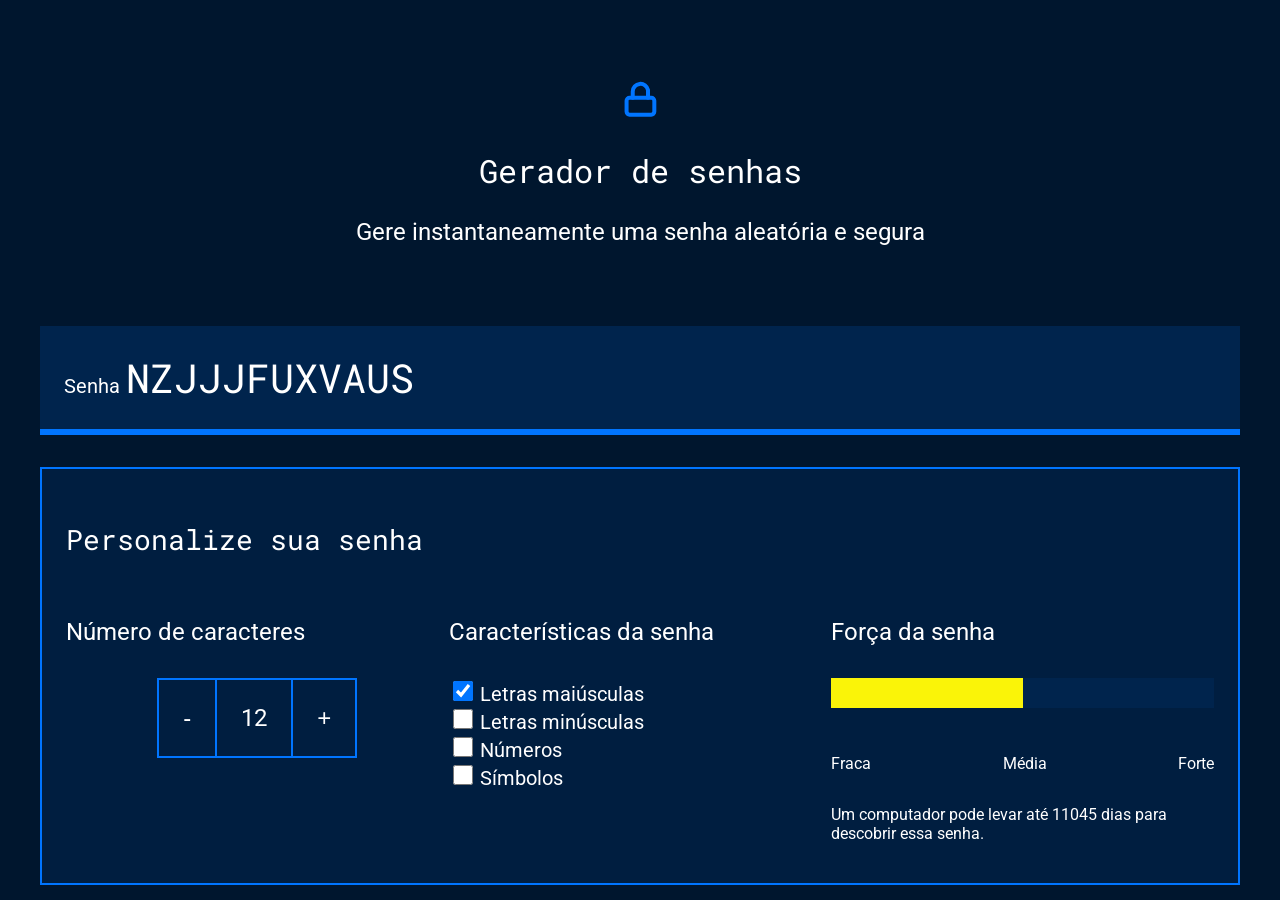
<file: index.html>
<!DOCTYPE html>
<html lang="pt-br">

<head>
    <meta charset="UTF-8">
    <meta name="viewport" content="width=device-width, initial-scale=1.0">
    <title>Gerador de senha</title>
    <link rel="stylesheet" href="style.css">
</head>

<body>
    <section class="conteudo">
        <div class="conteudo-titulo">
            <img src="unlock.svg" alt="cadeado fechado">
            <h2 class="titulo-principal">Gerador de senhas</h2>
            <h3 class="titulo-secundario">Gere instantaneamente uma senha aleatória e segura</h3>
        </div>
        <div class="conteudo-senha">
            <label for="senha">Senha</label>
            <input name="senha" type="text" id="campo-senha" readonly>
        </div>
        <div class="parametro">
            <h3 class="parametro-titulo">Personalize sua senha</h3>
            <div class="parametro-coluna__senha">
                <div class="parametro-senha">
                    <h4 class="parametro-senha__titulo">Número de caracteres</h4>
                    <div class="parametro-senha-botoes">
                        <button class="parametro-senha__botao">-</button>
                        <p class="parametro-senha__texto">12</p>
                        <button class="parametro-senha__botao">+</button>
                    </div>
                </div>               
                <div class="parametro-senha">
                    <h4 class="parametro-senha__titulo">Características da senha</h4>
                    <div class="parametro-senha-checkbox">
                        <input name="maiusculo" type="checkbox" class="checkbox" checked>
                        <label for="maiusculo">Letras maiúsculas</label>
                    </div>
                    <div class="parametro-senha-checkbox">
                        <input name="minusculo" type="checkbox" class="checkbox">
                        <label for="minusculo">Letras minúsculas</label>
                    </div>
                    <div class="parametro-senha-checkbox">
                        <input name="numero" type="checkbox" class="checkbox">
                        <label for="numero">Números</label>
                    </div>
                    <div class="parametro-senha-checkbox">
                        <input name="simbolo" type="checkbox" class="checkbox">
                        <label for="simbolo">Símbolos</label>
                    </div>
                </div>
                <div class="parametro-senha">
                    <h4 class="parametro-senha__titulo">Força da senha</h4>
                    <div class="barra"></div>
                    <div class="forca fraca"></div>
                    <div class="parametro-senha-textos">
                        <p>Fraca</p>
                        <p>Média</p>
                        <p>Forte</p>
                    </div>
                    <p class="entropia"></p>
                </div>
            </div>
        </div>
    </section>
    <script src="main.js"></script>
</body> 
</html>
</file>
<file: style.css>
@import url('https://fonts.googleapis.com/css2?family=Roboto&family=Roboto+Mono&display=swap');

:root{
    --branco: white;
    --cor-de-fundo: #00162E;
    --fundo-senha: #00244D;
    --fundo-texto: #001E40;
    --borda: #0075FF;
    --roboto: 'Roboto', sans-serif;
    --roboto-mono: 'Roboto Mono', monospace;
}

*{
    font-weight: 400;
}

body{
    color: var(--branco);
    background-color: var(--cor-de-fundo);
    font-family: var(--roboto);
}

.titulo-principal{
    font-family: var(--roboto-mono);
    font-size: 32px;
}

.titulo-secundario{
    font-size: 24px;
}

.conteudo-titulo{
    text-align: center;
    margin-top: 80px;
}

.conteudo-senha{
    margin-top: 80px; 
    background: var(--fundo-senha);
    padding: 24px;
    border-bottom: 6px solid var(--borda);
}

#campo-senha{
    background-color: var(--fundo-senha);
    border: none;
    color: var(--branco);
    font-family: var(--roboto-mono);
    font-size: 40px;
    width: 70%;
}

#campo-senha:focus{
    outline: none;
}

.conteudo{
    max-width: 1200px;
    margin: 0 auto;
}

.parametro{
    background-color: var(--fundo-texto);
    border: 2px solid var(--borda);
    margin-top: 32px;
    padding: 24px;
}

.parametro-titulo{
    font-family: var(--roboto-mono);
    font-size: 28px;
}

.parametro-senha__titulo{
    font-size:24px;
}

.parametro-coluna__senha{
    display: flex;
    flex-direction: column;
    justify-content: center;
}
.parametro-senha{
    width: 50%;
    margin: 0 auto;
}

.parametro-senha-botoes{
    display: flex;
    justify-content: center;
}

.parametro-senha__botao{
    background-color: var(--fundo-texto);
    color: var(--branco);
    border: 2px solid var(--borda);
    padding: 24px;
    font-size: 24px;
    cursor: pointer;
}
.parametro-senha__texto{
    padding: 24px;
    border-top: 2px solid var(--borda);
    border-bottom: 2px solid var(--borda);
    margin: 0;
    font-size: 24px;
}

label{
    font-size: 20px;
}

.checkbox{
    width: 20px;
    height: 20px;
    cursor: pointer;
}

.barra{
    background-color: var(--fundo-senha);
    height: 30px;
    width: 100%;
}
.forca{
    height: 30px;
    position: relative;
    bottom: 30px;
}
.fraca{
    width: 25%;
    background-color: #E71B32; 
}
.media{
    background-color: #FAF408;
    width: 50%;
}
.forte{
    background-color: #00FF85;
    width: 100%;
}

.parametro-senha-textos{
    display: flex;
    justify-content: space-between;
}


@media screen and (min-width: 768px) {
    .parametro-coluna__senha{
        flex-direction: row;
    }
}
</file>
